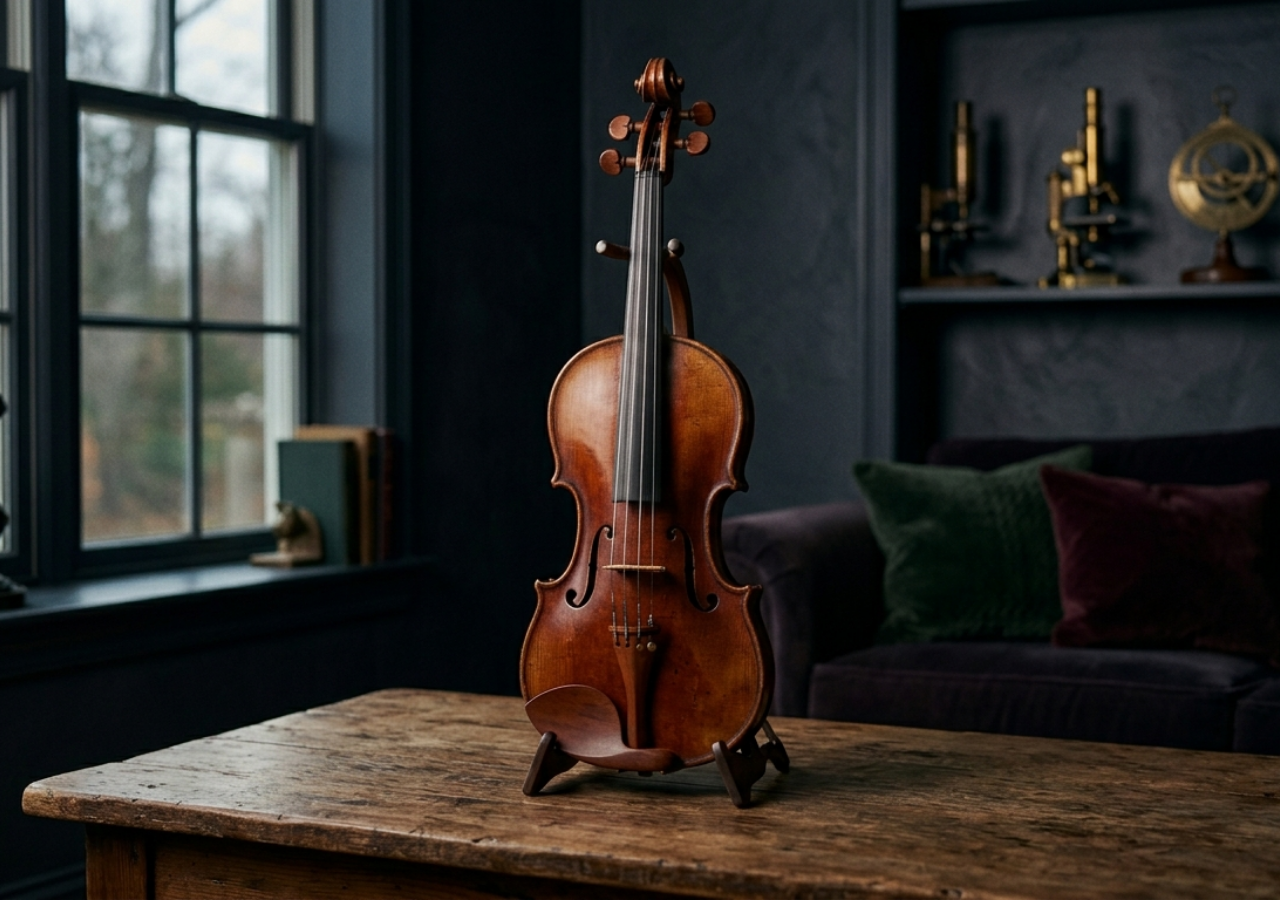
<file: Canon/index.html>
<!DOCTYPE html>
<html lang="ja">
<head>
    <meta charset="UTF-8">
    <meta name="viewport" content="width=device-width, initial-scale=1.0">
    <title>タップで画像と音楽が変わるページ</title>
    <link rel="stylesheet" href="style.css">
</head>
<body>
    <img id="display-image" src="a1.png" alt="メイン画像">

    <audio id="music1" src="Canon1.mp3" loop></audio>
    <audio id="music2" src="Canon2.mp3" loop></audio>
    <audio id="music3" src="Canon3.mp3" loop></audio>

    <script src="script.js"></script>
</body>
</html>
</file>
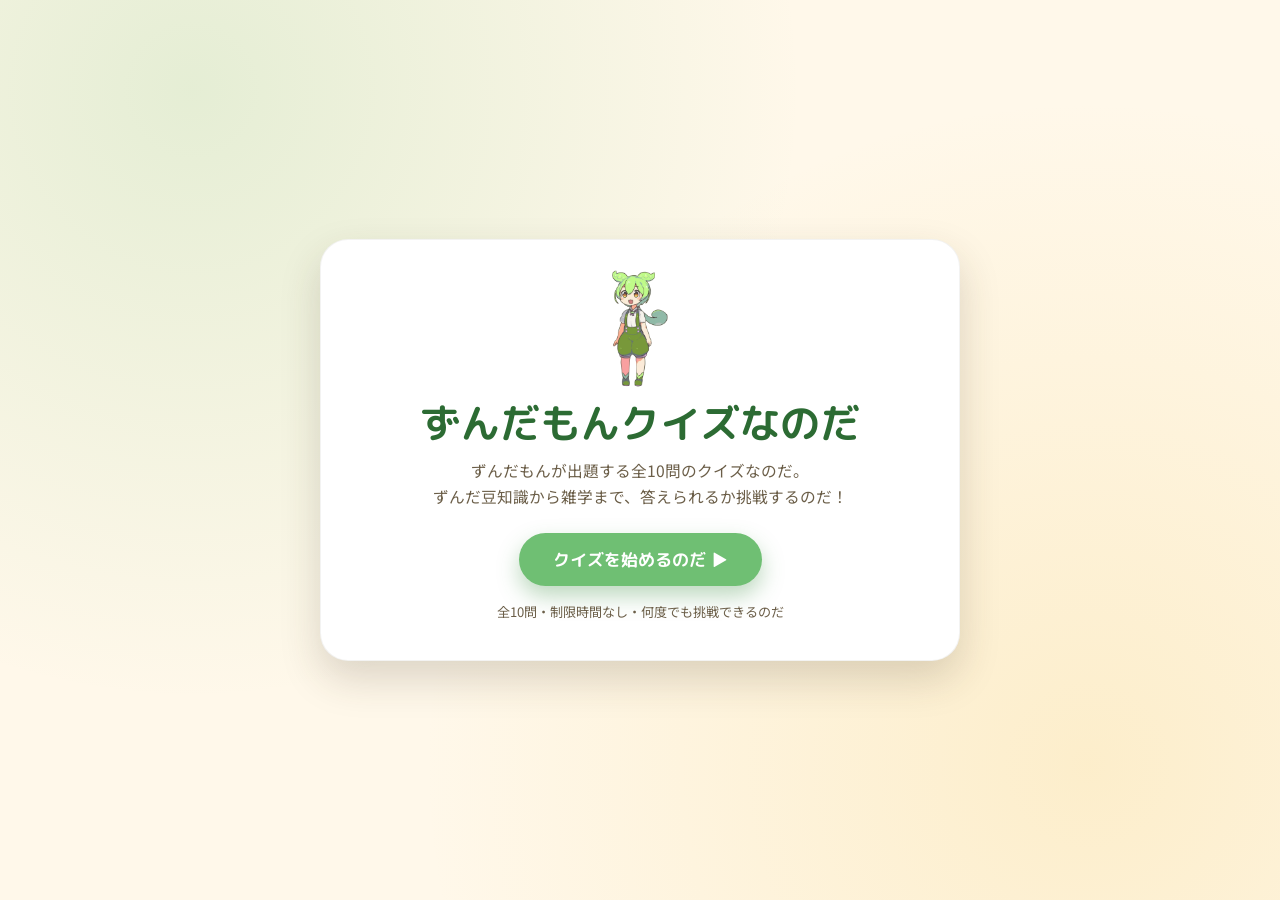
<file: zundaquiz/index.html>
<!DOCTYPE html>
<html lang="ja">
<head>
<meta charset="UTF-8">
<meta name="viewport" content="width=device-width, initial-scale=1.0">
<title>ずんだもんクイズ</title>
<link rel="preconnect" href="https://fonts.googleapis.com">
<link rel="preconnect" href="https://fonts.gstatic.com" crossorigin>
<link href="https://fonts.googleapis.com/css2?family=M+PLUS+Rounded+1c:wght@500;700;800&family=Noto+Sans+JP:wght@400;500;700&display=swap" rel="stylesheet">
<link rel="stylesheet" href="style.css">
</head>
<body>

<div class="stage">
  <div class="wrap">

    <!-- ===== START SCREEN ===== -->
    <section id="screen-start" class="card title-block">
      <div class="mascot-hero" id="heroMascot"></div>
      <h1 class="game-title display">ずんだもんクイズなのだ</h1>
      <p class="lead">ずんだもんが出題する全10問のクイズなのだ。<br>ずんだ豆知識から雑学まで、答えられるか挑戦するのだ！</p>
      <button class="cta display" id="startBtn">クイズを始めるのだ ▶</button>
      <p class="meta-line">全10問・制限時間なし・何度でも挑戦できるのだ</p>
    </section>

    <!-- ===== QUIZ SCREEN ===== -->
    <section id="screen-quiz" class="card hidden">
      <div class="pod-track" id="podTrack"></div>

      <div class="mascot-row">
        <div class="mascot-wrap bounce" id="quizMascot"></div>
        <div class="bubble" id="quizBubble">がんばるのだ！</div>
      </div>

      <div class="q-count-row">
        <span class="q-count" id="qCount">だい1もん / 10もん</span>
        <button class="audio-btn" id="playAudioBtn" type="button" aria-label="問題を読み上げる">🔊 読み上げ</button>
      </div>
      <p class="question" id="qText"></p>
      <div class="choices" id="choices"></div>
      <div class="next-row">
        <button class="next-btn display hidden" id="nextBtn">つぎへ ▶</button>
      </div>
    </section>

    <!-- ===== RESULT SCREEN ===== -->
    <section id="screen-result" class="card hidden">
      <div class="mascot-hero" id="resultMascot"></div>
      <p class="result-title display" id="resultTitle">けっかはっぴょうなのだ</p>
      <p class="score-big display" id="scoreBig">0<span>/10もん せいかい</span></p>
      <span class="rank-badge" id="rankBadge"></span>
      <div class="bubble" id="resultBubble" style="margin-top:6px;"></div>
      <div class="result-actions">
        <button class="cta display" id="retryBtn">もういちど挑戦するのだ</button>
      </div>
    </section>

  </div>
</div>

<script src="script.js"></script>
</body>
</html>
</file>
<file: Canon/style.css>
body, html {
    margin: 0;
    padding: 0;
    width: 100%;
    height: 100%;
    background-color: #000; /* 背景を黒にして隙間を完全に目立たなくします */
    overflow: hidden; /* スクロールバーを完全に非表示 */
    cursor: pointer;
}

#display-image {
    width: 100%;
    height: 100%;
    object-fit: cover; /* 画像の比率を保ったまま、画面いっぱいに隙間なく引き伸ばします */
    display: block; /* 画像の下にできるわずかな隙間を解消 */
}
</file>
<file: zundaquiz/style.css>
:root{
  --zunda-green: #6FBF73;
  --zunda-green-dark: #3E8E45;
  --zunda-green-deep: #2C6B33;
  --cream: #FFF8EA;
  --cream-deep: #FBEFD2;
  --edamame-yellow: #F4C95D;
  --edamame-yellow-deep: #E0A93A;
  --ink: #3B3021;
  --ink-soft: #6B5E48;
  --coral: #E8735C;
  --coral-deep: #C85A45;
  --pod-empty: #E4DCC5;
  --shadow: rgba(59, 48, 33, 0.18);
}

*{ box-sizing: border-box; }

html, body{
  margin:0;
  padding:0;
  min-height: 100vh;
  font-family: "Noto Sans JP", sans-serif;
  color: var(--ink);
  background:
    radial-gradient(circle at 15% 10%, rgba(111,191,115,0.18), transparent 45%),
    radial-gradient(circle at 85% 85%, rgba(244,201,93,0.22), transparent 50%),
    var(--cream);
  overflow-x: hidden;
}

.display{
  font-family: "M PLUS Rounded 1c", sans-serif;
}

button{ font-family: inherit; }

a:focus-visible, button:focus-visible, [tabindex]:focus-visible{
  outline: 3px solid var(--zunda-green-deep);
  outline-offset: 3px;
}

.stage{
  min-height: 100vh;
  display: flex;
  align-items: center;
  justify-content: center;
  padding: 32px 16px;
}

.wrap{
  width: 100%;
  max-width: 640px;
}

/* ---------- Header pods (progress) ---------- */
.pod-track{
  display: flex;
  gap: 8px;
  justify-content: center;
  margin-bottom: 22px;
  flex-wrap: wrap;
}
.pod{
  width: 34px;
  height: 20px;
  position: relative;
}
.pod svg{ width: 100%; height: 100%; display:block; }
.pod .shell{ fill: var(--pod-empty); stroke: var(--ink-soft); stroke-width: 1.2; stroke-opacity:.25; }
.pod.done .shell{ fill: var(--zunda-green); stroke: var(--zunda-green-deep); stroke-opacity:.5; }
.pod.wrong .shell{ fill: var(--coral); stroke: var(--coral-deep); stroke-opacity:.5; }
.pod.current .shell{ fill: var(--edamame-yellow); stroke: var(--edamame-yellow-deep); stroke-opacity:.6; }
.pod.current{ animation: podPulse 1.4s ease-in-out infinite; }
@keyframes podPulse{
  0%,100%{ transform: translateY(0); }
  50%{ transform: translateY(-3px); }
}

/* ---------- Card ---------- */
.card{
  background: #fff;
  border-radius: 28px;
  padding: 30px 26px 26px;
  box-shadow: 0 18px 40px var(--shadow);
  border: 1px solid rgba(59,48,33,0.06);
  position: relative;
}

/* ---------- Mascot ---------- */
.mascot-row{
  display: flex;
  align-items: flex-end;
  gap: 14px;
  margin-bottom: 18px;
}
.mascot-wrap{
  width: 64px;
  height: 64px;
  flex: none;
  filter: drop-shadow(0 6px 10px rgba(59,48,33,0.18));
}
.mascot-wrap svg, .mascot-wrap img.mascot-img{ width: 100%; height: 100%; display: block; object-fit: contain; }
.mascot-wrap.bounce{ animation: bounce 2.4s ease-in-out infinite; }
@keyframes bounce{
  0%,100%{ transform: translateY(0) rotate(0deg); }
  50%{ transform: translateY(-6px) rotate(-2deg); }
}
.mascot-wrap.happy-anim{ animation: happyJump .6s ease; }
@keyframes happyJump{
  0%{ transform: translateY(0) rotate(0); }
  30%{ transform: translateY(-16px) rotate(6deg); }
  55%{ transform: translateY(2px) rotate(-4deg); }
  100%{ transform: translateY(0) rotate(0); }
}
.mascot-wrap.sad-anim{ animation: sadShake .55s ease; }
@keyframes sadShake{
  0%,100%{ transform: translateX(0) rotate(0); }
  25%{ transform: translateX(-5px) rotate(-3deg); }
  75%{ transform: translateX(5px) rotate(3deg); }
}

.bubble{
  position: relative;
  background: var(--cream-deep);
  border: 2px solid var(--edamame-yellow-deep);
  border-radius: 16px;
  padding: 10px 14px;
  font-size: 0.92rem;
  line-height: 1.45;
  color: var(--ink);
  flex: 1;
  min-height: 40px;
  display:flex;
  align-items:center;
}
.bubble::before{
  content: "";
  position: absolute;
  left: -9px;
  bottom: 14px;
  width: 0; height: 0;
  border-top: 7px solid transparent;
  border-bottom: 7px solid transparent;
  border-right: 9px solid var(--edamame-yellow-deep);
}
.bubble::after{
  content: "";
  position: absolute;
  left: -6.5px;
  bottom: 14.5px;
  width: 0; height: 0;
  border-top: 6px solid transparent;
  border-bottom: 6px solid transparent;
  border-right: 8px solid var(--cream-deep);
}

/* ---------- Start screen ---------- */
.title-block{ text-align: center; }
.eyebrow{
  display: inline-block;
  font-size: 0.78rem;
  letter-spacing: .12em;
  color: var(--zunda-green-deep);
  background: rgba(111,191,115,0.14);
  padding: 4px 12px;
  border-radius: 999px;
  margin-bottom: 12px;
  font-weight: 700;
}
h1.game-title{
  font-size: clamp(1.8rem, 6vw, 2.5rem);
  margin: 0 0 10px;
  color: var(--zunda-green-deep);
  line-height: 1.25;
}
.lead{
  color: var(--ink-soft);
  font-size: 0.98rem;
  margin: 0 0 22px;
  line-height: 1.7;
}
.mascot-hero{
  width: 120px;
  height: 120px;
  margin: 0 auto 8px;
}
.mascot-hero svg, .mascot-hero img.mascot-img{ width:100%; height:100%; display:block; object-fit: contain; }

.cta{
  display: inline-flex;
  align-items:center;
  gap: 8px;
  background: var(--zunda-green);
  color: #fff;
  border: none;
  padding: 14px 34px;
  border-radius: 999px;
  font-size: 1.05rem;
  font-weight: 700;
  cursor: pointer;
  box-shadow: 0 10px 22px rgba(62,142,69,0.35);
  transition: transform .15s ease, box-shadow .15s ease, background .15s ease;
  font-family: "M PLUS Rounded 1c", sans-serif;
}
.cta:hover{ transform: translateY(-2px); background: var(--zunda-green-dark); box-shadow: 0 14px 26px rgba(62,142,69,0.42); }
.cta:active{ transform: translateY(0); }

.meta-line{
  margin-top: 16px;
  font-size: 0.82rem;
  color: var(--ink-soft);
}

/* ---------- Question ---------- */
.q-count-row{
  display: flex;
  align-items: center;
  justify-content: space-between;
  gap: 10px;
  margin-bottom: 2px;
}
.q-count{
  font-size: 0.8rem;
  color: var(--ink-soft);
  font-weight: 700;
  letter-spacing: .05em;
}
.audio-btn{
  display: inline-flex;
  align-items: center;
  gap: 4px;
  background: var(--cream);
  border: 1.5px solid var(--edamame-yellow-deep);
  color: var(--ink);
  padding: 5px 12px;
  border-radius: 999px;
  font-size: 0.78rem;
  font-weight: 700;
  cursor: pointer;
  flex: none;
  transition: background .15s ease, transform .1s ease;
}
.audio-btn:hover{ background: var(--edamame-yellow); transform: translateY(-1px); }
.audio-btn:active{ transform: translateY(0); }
.audio-btn.playing{ animation: audioPulse 0.9s ease-in-out infinite; }
@keyframes audioPulse{
  0%,100%{ opacity: 1; }
  50%{ opacity: 0.55; }
}
.question{
  font-size: clamp(1.08rem, 4vw, 1.3rem);
  font-weight: 700;
  margin: 6px 0 20px;
  line-height: 1.55;
}
.choices{
  display: grid;
  gap: 12px;
}
.choice{
  text-align: left;
  background: var(--cream);
  border: 2px solid transparent;
  border-radius: 16px;
  padding: 14px 16px;
  font-size: 0.98rem;
  color: var(--ink);
  cursor: pointer;
  display: flex;
  align-items: center;
  gap: 12px;
  transition: border-color .15s ease, background .15s ease, transform .1s ease;
}
.choice .mark{
  width: 26px; height: 26px;
  border-radius: 50%;
  background: #fff;
  border: 2px solid var(--pod-empty);
  display:flex; align-items:center; justify-content:center;
  font-size: 0.8rem;
  font-weight: 700;
  color: var(--ink-soft);
  flex: none;
}
.choice:hover:not(:disabled){ border-color: var(--zunda-green); transform: translateY(-1px); }
.choice:disabled{ cursor: default; }
.choice.correct{
  background: rgba(111,191,115,0.18);
  border-color: var(--zunda-green-deep);
}
.choice.correct .mark{ background: var(--zunda-green); border-color: var(--zunda-green-deep); color:#fff; }
.choice.wrong{
  background: rgba(232,115,92,0.14);
  border-color: var(--coral-deep);
}
.choice.wrong .mark{ background: var(--coral); border-color: var(--coral-deep); color:#fff; }
.choice.dim{ opacity: .55; }

.next-row{
  margin-top: 20px;
  display: flex;
  justify-content: flex-end;
  min-height: 44px;
}
.next-btn{
  background: var(--edamame-yellow);
  color: var(--ink);
  border: none;
  padding: 11px 24px;
  border-radius: 999px;
  font-weight: 700;
  cursor: pointer;
  font-size: 0.95rem;
  box-shadow: 0 8px 16px rgba(224,169,58,0.35);
  transition: transform .15s ease;
  font-family: "M PLUS Rounded 1c", sans-serif;
}
.next-btn:hover{ transform: translateY(-2px); }

/* ---------- Result ---------- */
.result-title{
  text-align:center;
  font-size: clamp(1.3rem, 5vw, 1.7rem);
  color: var(--zunda-green-deep);
  margin: 4px 0 4px;
}
.score-big{
  text-align: center;
  font-size: clamp(2.6rem, 12vw, 3.4rem);
  font-weight: 800;
  color: var(--ink);
  margin: 6px 0 2px;
}
.score-big span{ font-size: 0.42em; color: var(--ink-soft); font-weight: 700; }
.rank-badge{
  display:block;
  text-align:center;
  color: var(--zunda-green-deep);
  font-weight: 700;
  margin-bottom: 14px;
  font-size: 0.95rem;
}
.result-actions{
  display:flex;
  gap: 12px;
  justify-content:center;
  margin-top: 22px;
  flex-wrap: wrap;
}
.ghost-btn{
  background: #fff;
  border: 2px solid var(--zunda-green);
  color: var(--zunda-green-deep);
  padding: 11px 22px;
  border-radius: 999px;
  font-weight: 700;
  cursor: pointer;
  font-family: "M PLUS Rounded 1c", sans-serif;
  transition: background .15s ease;
}
.ghost-btn:hover{ background: rgba(111,191,115,0.12); }

.hidden{ display: none !important; }

@media (prefers-reduced-motion: reduce){
  *, *::before, *::after{ animation: none !important; transition: none !important; }
}

@media (max-width: 420px){
  .card{ padding: 22px 16px 18px; border-radius: 22px; }
  .mascot-wrap{ width: 52px; height: 52px; }
  .mascot-hero{ width: 96px; height: 96px; }
}
</file>
